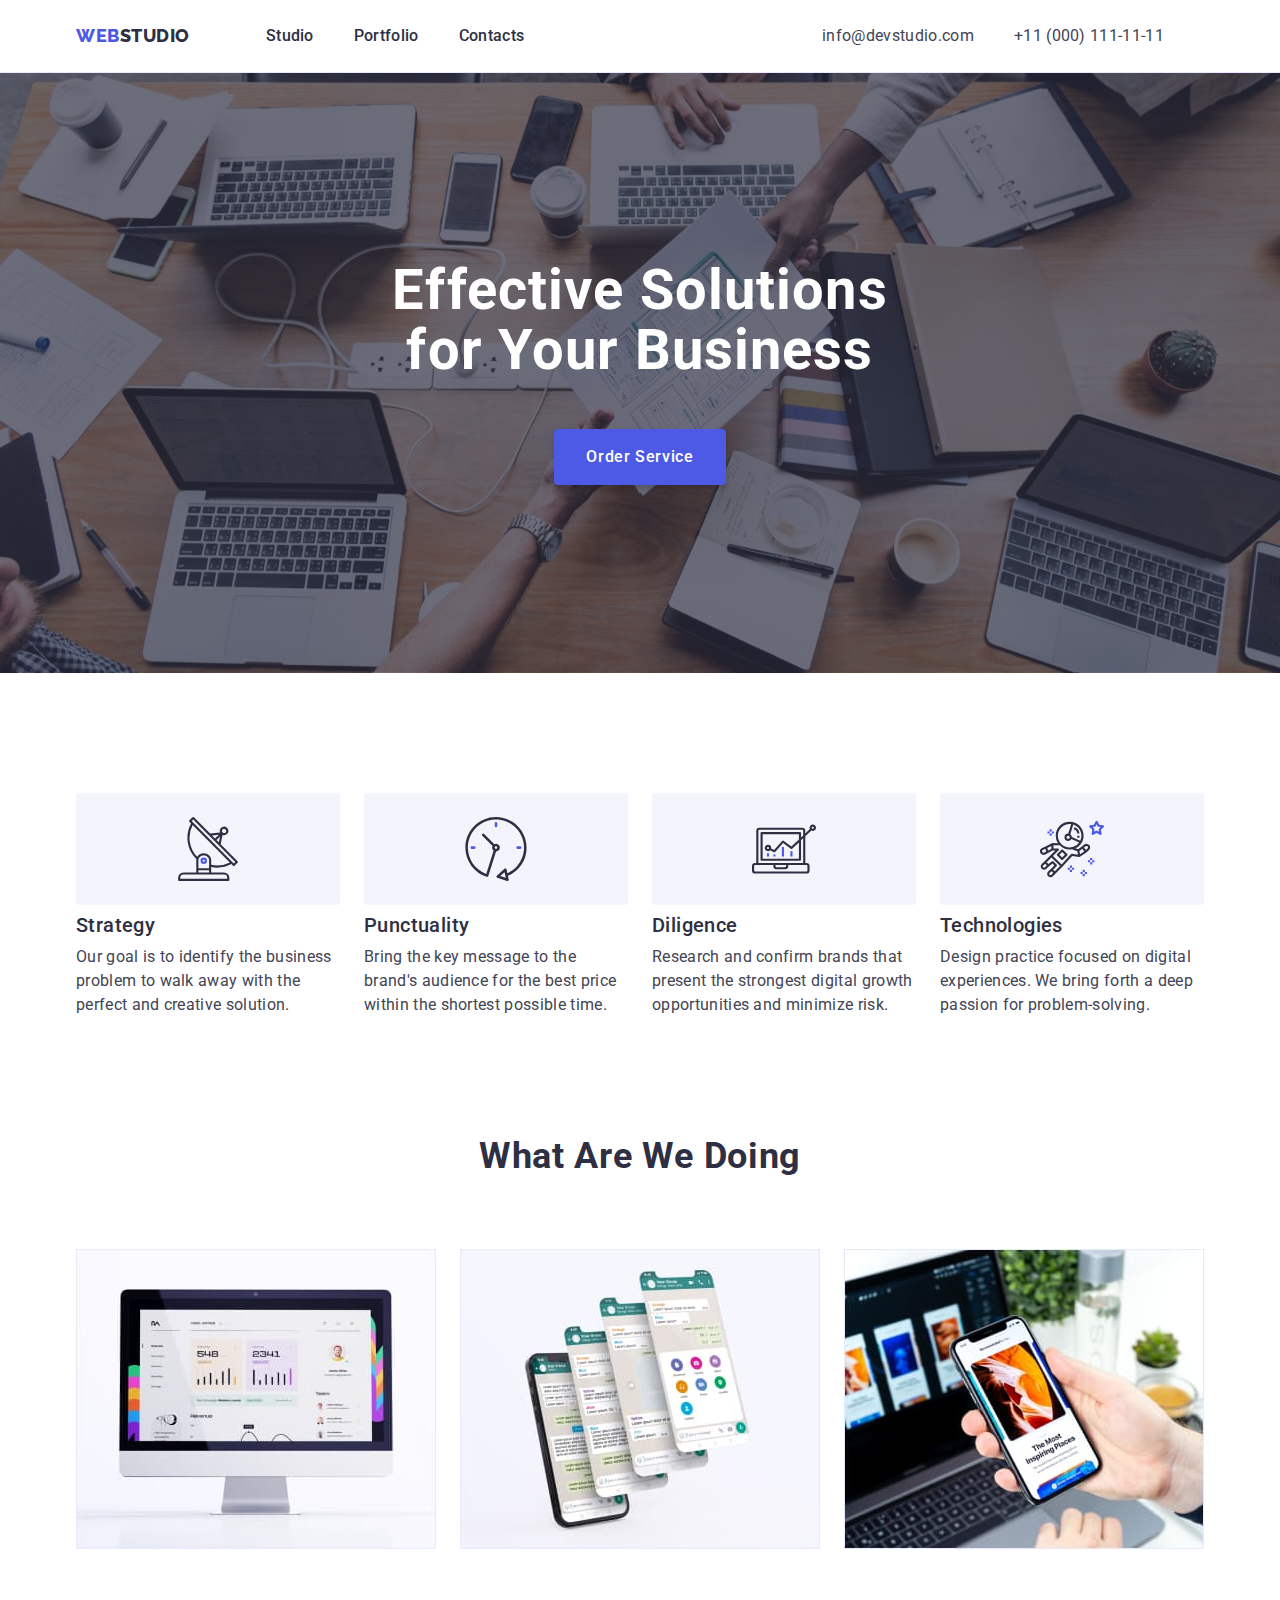
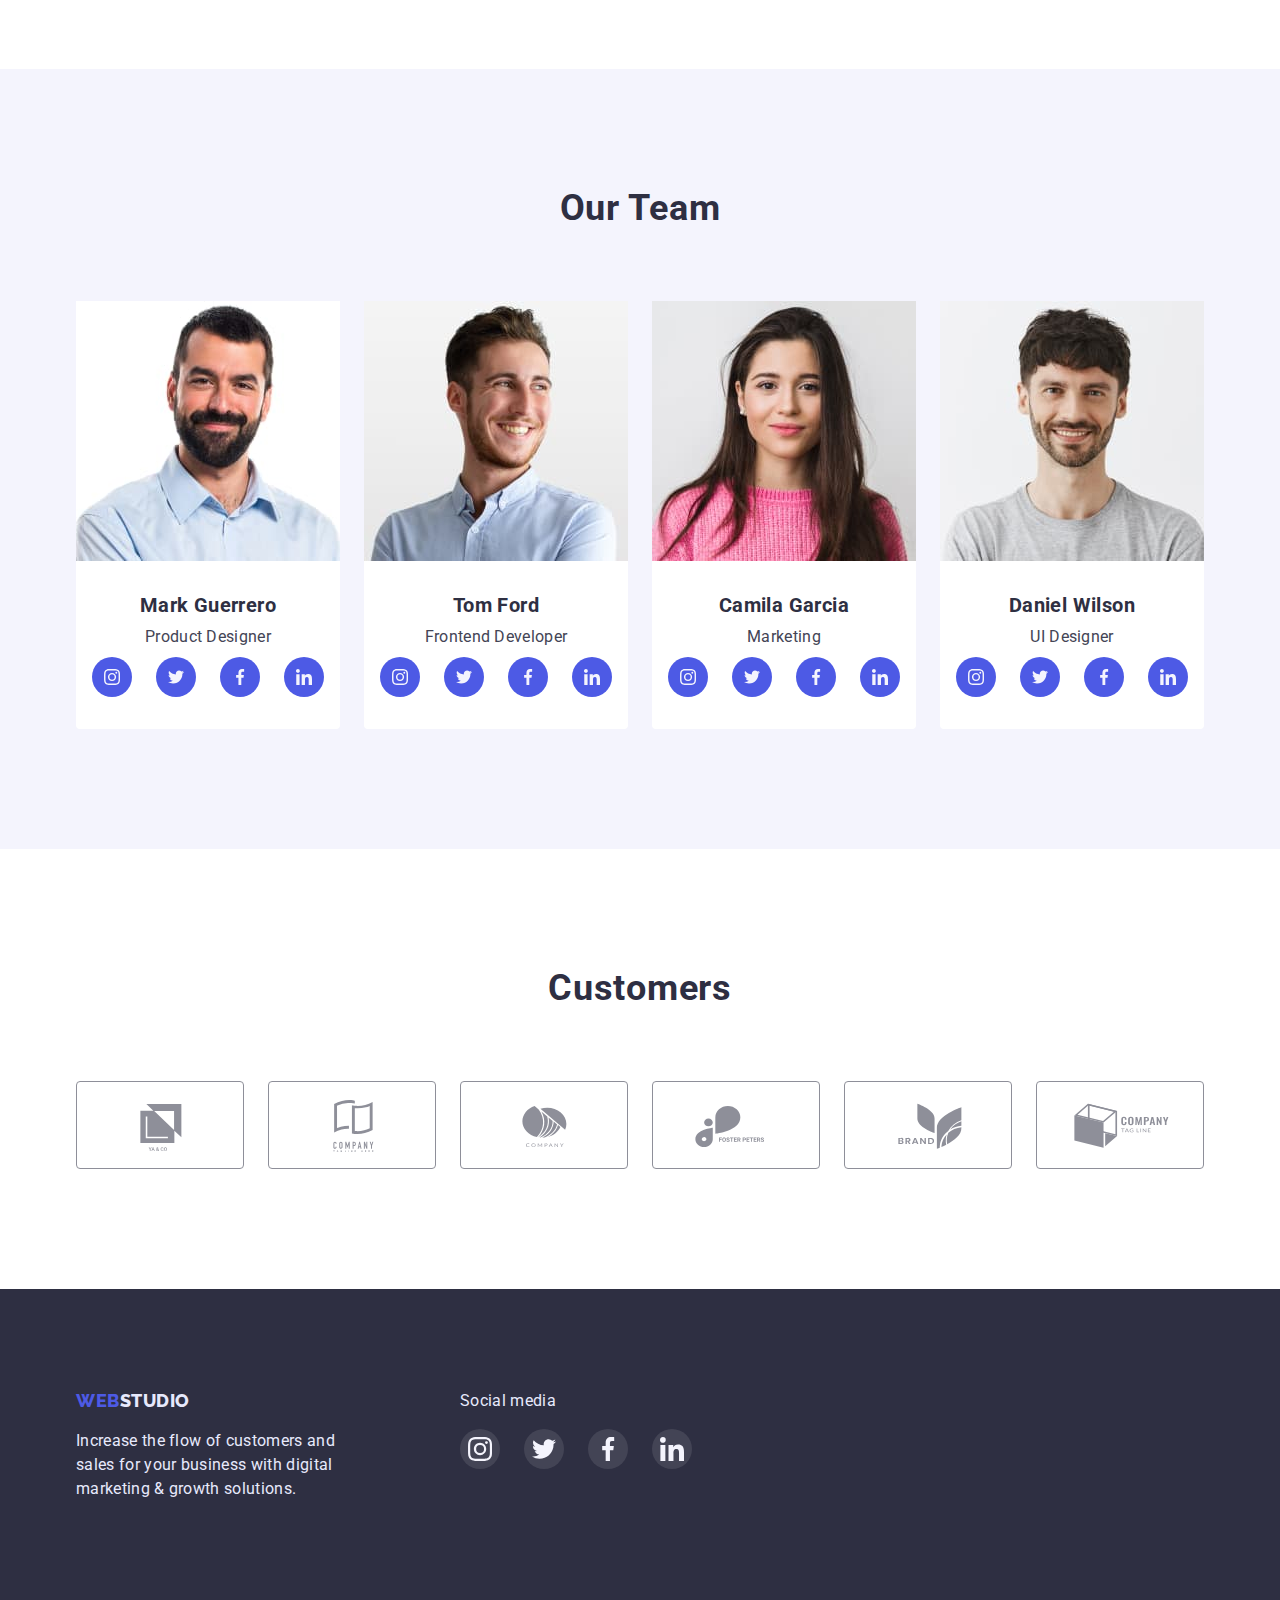
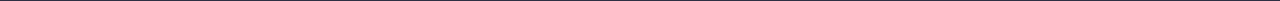
<file: index.html>
<!DOCTYPE html>
<html lang="en">
  <head>
    <meta charset="UTF-8" />
    <meta http-equiv="X-UA-Compatible" content="IE=edge" />
    <meta name="viewport" content="width=device-width, initial-scale=1.0" />
    <title>WebStudio</title>
    <link
      href="
https://cdn.jsdelivr.net/npm/modern-normalize@1.1.0/modern-normalize.min.css
"
      rel="stylesheet"
    />
    <link rel="preconnect" href="https://fonts.googleapis.com" />
    <link rel="preconnect" href="https://fonts.gstatic.com" crossorigin />
    <link
      href="https://fonts.googleapis.com/css2?family=Raleway:wght@800&family=Roboto:wght@400;500;700;900&display=swap"
      rel="stylesheet"
    />
    <link rel="stylesheet" href="./css/styles.css" />
  </head>

  <!-- body -->
  <body>
    <header class="header">
      <div class="container page-header-container">
        <nav class="menu">
          <a class="logo link" href="./index.html"
            >Web<span class="header-logo-studio">Studio</span>
          </a>
          <ul class="list flex-list">
            <li class="menu-item">
              <a class="menu-link link" href="./index.html">Studio</a>
            </li>
            <li class="menu-item">
              <a class="menu-link link" href="./portfolio.html">Portfolio</a>
            </li>
            <li class="menu-item">
              <a class="menu-link link" href="">Contacts</a>
            </li>
          </ul>
        </nav>
        <!-- contacts -->
        <address class="address">
          <ul class="list flex-list">
            <li class="address-list">
              <a class="mail link" href="mailto:info@devstudio.com"
                >info@devstudio.com</a
              >
            </li>
            <li class="address-list">
              <a class="phone-number link" href="tel:+110001111111"
                >+11 (000) 111-11-11</a
              >
            </li>
          </ul>
        </address>
      </div>
    </header>

    <!-- main  -->
    <main>
      <!-- HERO -->
      <section class="section-hero">
        <div class="container hero-container">
          <h1 class="text-hero">Effective Solutions for Your Business</h1>
          <button class="button-main" type="button">Order Service</button>
        </div>
      </section>

      <!-- section2 -->
      <section class="secondary-section">
        <div class="container">
          <h2 hidden>features</h2>

          <ul class="list secondary-flex-list">
            <li class="secondary-section-list">
              <div class="secondary-list-item">
                
                  <svg class="secondary-list-icon" width="64" height="64">
                    <use href="./images/sprite.svg#icon-strategy"></use>
                  </svg>
                
              </div>
              <h3 class="title-description">Strategy</h3>
              <p class="text-description">
                Our goal is to identify the business problem to walk away with
                the perfect and creative solution.
              </p>
            </li>

            <li class="secondary-section-list">
              <div class="secondary-list-item">
                <svg class="secondary-list-icon" width="64" height="64">
                  <use href="./images/sprite.svg#icon-punctuality"></use>
                </svg>
              </div>
              <h3 class="title-description">Punctuality</h3>
              <p class="text-description">
                Bring the key message to the brand's audience for the best price
                within the shortest possible time.
              </p>
            </li>
            <li class="secondary-section-list">
              <div class="secondary-list-item">
                <svg class="secondary-list-icon" width="64" height="64">
                  <use href="./images/sprite.svg#icon-diligence"></use>
                </svg>
              </div>
              <h3 class="title-description">Diligence</h3>
              <p class="text-description">
                Research and confirm brands that present the strongest digital
                growth opportunities and minimize risk.
              </p>
            </li>
            <li class="secondary-section-list">
              <div class="secondary-list-item">
                <svg class="secondary-list-icon" width="64" height="64">
                  <use href="./images/sprite.svg#icon-technologies"></use>
                </svg>
              </div>
              <h3 class="title-description">Technologies</h3>
              <p class="text-description">
                Design practice focused on digital experiences. We bring forth a
                deep passion for problem-solving.
              </p>
            </li>
          </ul>
        </div>
      </section>
      <!-- What are we doing -->
      <section class="works-container">
        <div class="container">
          <h2 class="title-text">What are we doing</h2>
          <ul class="list flex-list section-list works-secondary-flex">
            <li class="works-container-list">
              <img
                src="./images/ourworks/img1.jpg"
                alt="desktop"
                width="360"
                height="300"
              />
            </li>
            <li class="works-container-list">
              <img
                src="./images/ourworks/img2.jpg"
                alt="telefon"
                width="360"
                height="300"
              />
            </li>
            <li class="works-container-list">
              <img
                src="./images/ourworks/img3.jpg"
                alt="Technical"
                width="360"
                height="300"
              />
            </li>
          </ul>
        </div>
      </section>
      <!-- Team -->
      <section class="team-section">
        <div class="container team-container">
          <h2 class="title-text">Our Team</h2>
          <ul class="list flex-list">
            <li class="team-img">
              <img
                src="./images/team/mark-guerrero.jpg"
                alt="Mark Guerrero"
                width="264"
                height="260"
              />
              <div class="team-card-wrapper">
                <h3 class="team-text">Mark Guerrero</h3>
                <p class="team-secondary-text">Product Designer</p>
                <!-- social-list -->
                <ul class="social-list list">
                  <li class="social-list-item">
                    <a class="social-list-link" href="">
                      <svg class="social-list-icon" width="16" height="16">
                        <use href="./images/sprite.svg#icon-instagram"></use>
                      </svg>
                    </a>
                  </li>
                  <li class="social-list-item">
                    <a class="social-list-link" href="">
                      <svg class="social-list-icon" width="16" height="16">
                        <use href="./images/sprite.svg#icon-twitter"></use>
                      </svg>
                    </a>
                  </li>
                  <li class="social-list-item">
                    <a class="social-list-link" href="">
                      <svg class="social-list-icon" width="16" height="16">
                        <use href="./images/sprite.svg#icon-facebook"></use>
                      </svg>
                    </a>
                  </li>
                  <li class="social-list-item">
                    <a class="social-list-link" href="">
                      <svg class="social-list-icon" width="16" height="16">
                        <use href="./images/sprite.svg#icon-linkedin"></use>
                      </svg>
                    </a>
                  </li>
                </ul>
              </div>
            </li>
            <li class="team-img">
              <img
                src="./images/team/tom-ford.jpg"
                alt="tom-ford"
                width="264"
                height="260"
              />
              <div class="team-card-wrapper">
                <h3 class="team-text">Tom Ford</h3>
                <p class="team-secondary-text">Frontend Developer</p>
                <ul class="social-list list">
                  <li class="social-list-item">
                    <a class="social-list-link" href="">
                      <svg class="social-list-icon" width="16" height="16">
                        <use href="./images/sprite.svg#icon-instagram"></use>
                      </svg>
                    </a>
                  </li>
                  <li class="social-list-item">
                    <a class="social-list-link" href="">
                      <svg class="social-list-icon" width="16" height="16">
                        <use href="./images/sprite.svg#icon-twitter"></use>
                      </svg>
                    </a>
                  </li>
                  <li class="social-list-item">
                    <a class="social-list-link" href="">
                      <svg class="social-list-icon" width="16" height="16">
                        <use href="./images/sprite.svg#icon-facebook"></use>
                      </svg>
                    </a>
                  </li>
                  <li class="social-list-item">
                    <a class="social-list-link" href="">
                      <svg class="social-list-icon" width="16" height="16">
                        <use href="./images/sprite.svg#icon-linkedin"></use>
                      </svg>
                    </a>
                  </li>
                </ul>
              </div>
            </li>
            <li class="team-img">
              <img
                src="./images/team/camila-garcia.jpg"
                alt="camila-garcia"
                width="264"
                height="260"
              />
              <div class="team-card-wrapper">
                <h3 class="team-text">Camila Garcia</h3>
                <p class="team-secondary-text">Marketing</p>
                <ul class="social-list list">
                  <li class="social-list-item">
                    <a class="social-list-link" href="">
                      <svg class="social-list-icon" width="16" height="16">
                        <use href="./images/sprite.svg#icon-instagram"></use>
                      </svg>
                    </a>
                  </li>
                  <li class="social-list-item">
                    <a class="social-list-link" href="">
                      <svg class="social-list-icon" width="16" height="16">
                        <use href="./images/sprite.svg#icon-twitter"></use>
                      </svg>
                    </a>
                  </li>
                  <li class="social-list-item">
                    <a class="social-list-link" href="">
                      <svg class="social-list-icon" width="16" height="16">
                        <use href="./images/sprite.svg#icon-facebook"></use>
                      </svg>
                    </a>
                  </li>
                  <li class="social-list-item">
                    <a class="social-list-link" href="">
                      <svg class="social-list-icon" width="16" height="16">
                        <use href="./images/sprite.svg#icon-linkedin"></use>
                      </svg>
                    </a>
                  </li>
                </ul>
              </div>
            </li>
            <li class="team-img">
              <img
                src="./images/team/daniel-wilson.jpg"
                alt="daniel-wilson"
                width="264"
                height="260"
              />
              <div class="team-card-wrapper">
                <h3 class="team-text">Daniel Wilson</h3>
                <p class="team-secondary-text">UI Designer</p>
                <ul class="social-list list">
                  <li class="social-list-item">
                    <a class="social-list-link" href="">
                      <svg class="social-list-icon" width="16" height="16">
                        <use href="./images/sprite.svg#icon-instagram"></use>
                      </svg>
                    </a>
                  </li>
                  <li class="social-list-item">
                    <a class="social-list-link" href="">
                      <svg class="social-list-icon" width="16" height="16">
                        <use href="./images/sprite.svg#icon-twitter"></use>
                      </svg>
                    </a>
                  </li>
                  <li class="social-list-item">
                    <a class="social-list-link" href="">
                      <svg class="social-list-icon" width="16" height="16">
                        <use href="./images/sprite.svg#icon-facebook"></use>
                      </svg>
                    </a>
                  </li>
                  <li class="social-list-item">
                    <a class="social-list-link" href="">
                      <svg class="social-list-icon" width="16" height="16">
                        <use href="./images/sprite.svg#icon-linkedin"></use>
                      </svg>
                    </a>
                  </li>
                </ul>
              </div>
            </li>
          </ul>
        </div>
      </section>
      <!-- Customers -->
      <section class="customers-container">
        <div class="container">
          <h2 class="title-text">Customers</h2>
          <ul class="list customers-list">
            <li class="customers-list-item">
              <a class="customers-list-link" href="">
                <svg class="customers-list-icon" width="104" height="56">
                  <use href="./images/sprite.svg#icon-customers-logo1"></use>
                </svg>
              </a>
            </li>
            <li class="customers-list-item">
              <a class="customers-list-link" href="">
                <svg class="customers-list-icon" width="104" height="56">
                  <use href="./images/sprite.svg#icon-customers-logo-2"></use>
                </svg>
              </a>
            </li>
            <li class="customers-list-item">
              <a class="customers-list-link" href="">
                <svg class="customers-list-icon" width="104" height="56">
                  <use href="./images/sprite.svg#icon-customers-logo-3"></use>
                </svg>
              </a>
            </li>
            <li class="customers-list-item">
              <a class="customers-list-link" href="">
                <svg class="customers-list-icon" width="104" height="56">
                  <use href="./images/sprite.svg#icon-customers-logo-4"></use>
                </svg>
              </a>
            </li>
            <li class="customers-list-item">
              <a class="customers-list-link" href="">
                <svg class="customers-list-icon" width="104" height="56">
                  <use href="./images/sprite.svg#icon-customers-logo-5"></use>
                </svg>
              </a>
            </li>
            <li class="customers-list-item">
              <a class="customers-list-link" href="">
                <svg class="customers-list-icon" width="104" height="56">
                  <use href="./images/sprite.svg#icon-customers-logo-6"></use>
                </svg>
              </a>
            </li>
          </ul>
        </div>
      </section>
    </main>
    <!-- footer -->
    <footer class="footer">
      <div class="container container-media">
        <div class="footer-container">
          <a class="logo link" href="./index.html"
            >Web<span class="footer-logo-studio">Studio</span>
          </a>
          <p class="footer-text-description">
            Increase the flow of customers and sales for your business with
            digital marketing & growth solutions.
          </p>
        </div>

        <div class="social-media-container">
          <p class="social-media-text">Social media</p>
          <ul class="footer-social-list list">
            <li class="footer-social-list-item">
              <a class="footer-social-list-link" href="">
                <svg class="footer-social-list-icon" width="24" height="24">
                  <use href="./images/sprite.svg#icon-instagram-dark"></use>
                </svg>
              </a>
            </li>
            <li class="footer-social-list-item">
              <a class="footer-social-list-link" href="">
                <svg class="footer-social-list-icon" width="24" height="24">
                  <use href="./images/sprite.svg#icon-twitter-dark"></use>
                </svg>
              </a>
            </li>
            <li class="footer-social-list-item">
              <a class="footer-social-list-link" href="">
                <svg class="footer-social-list-icon" width="24" height="24">
                  <use href="./images/sprite.svg#icon-facebook-dark"></use>
                </svg>
              </a>
            </li>
            <li class="footer-social-list-item">
              <a class="footer-social-list-link" href="">
                <svg class="footer-social-list-icon" width="24" height="24">
                  <use href="./images/sprite.svg#icon-linkedin-dark"></use>
                </svg>
              </a>
            </li>
          </ul>
        </div>
      </div>
    </footer>
  </body>
</html>
</file>
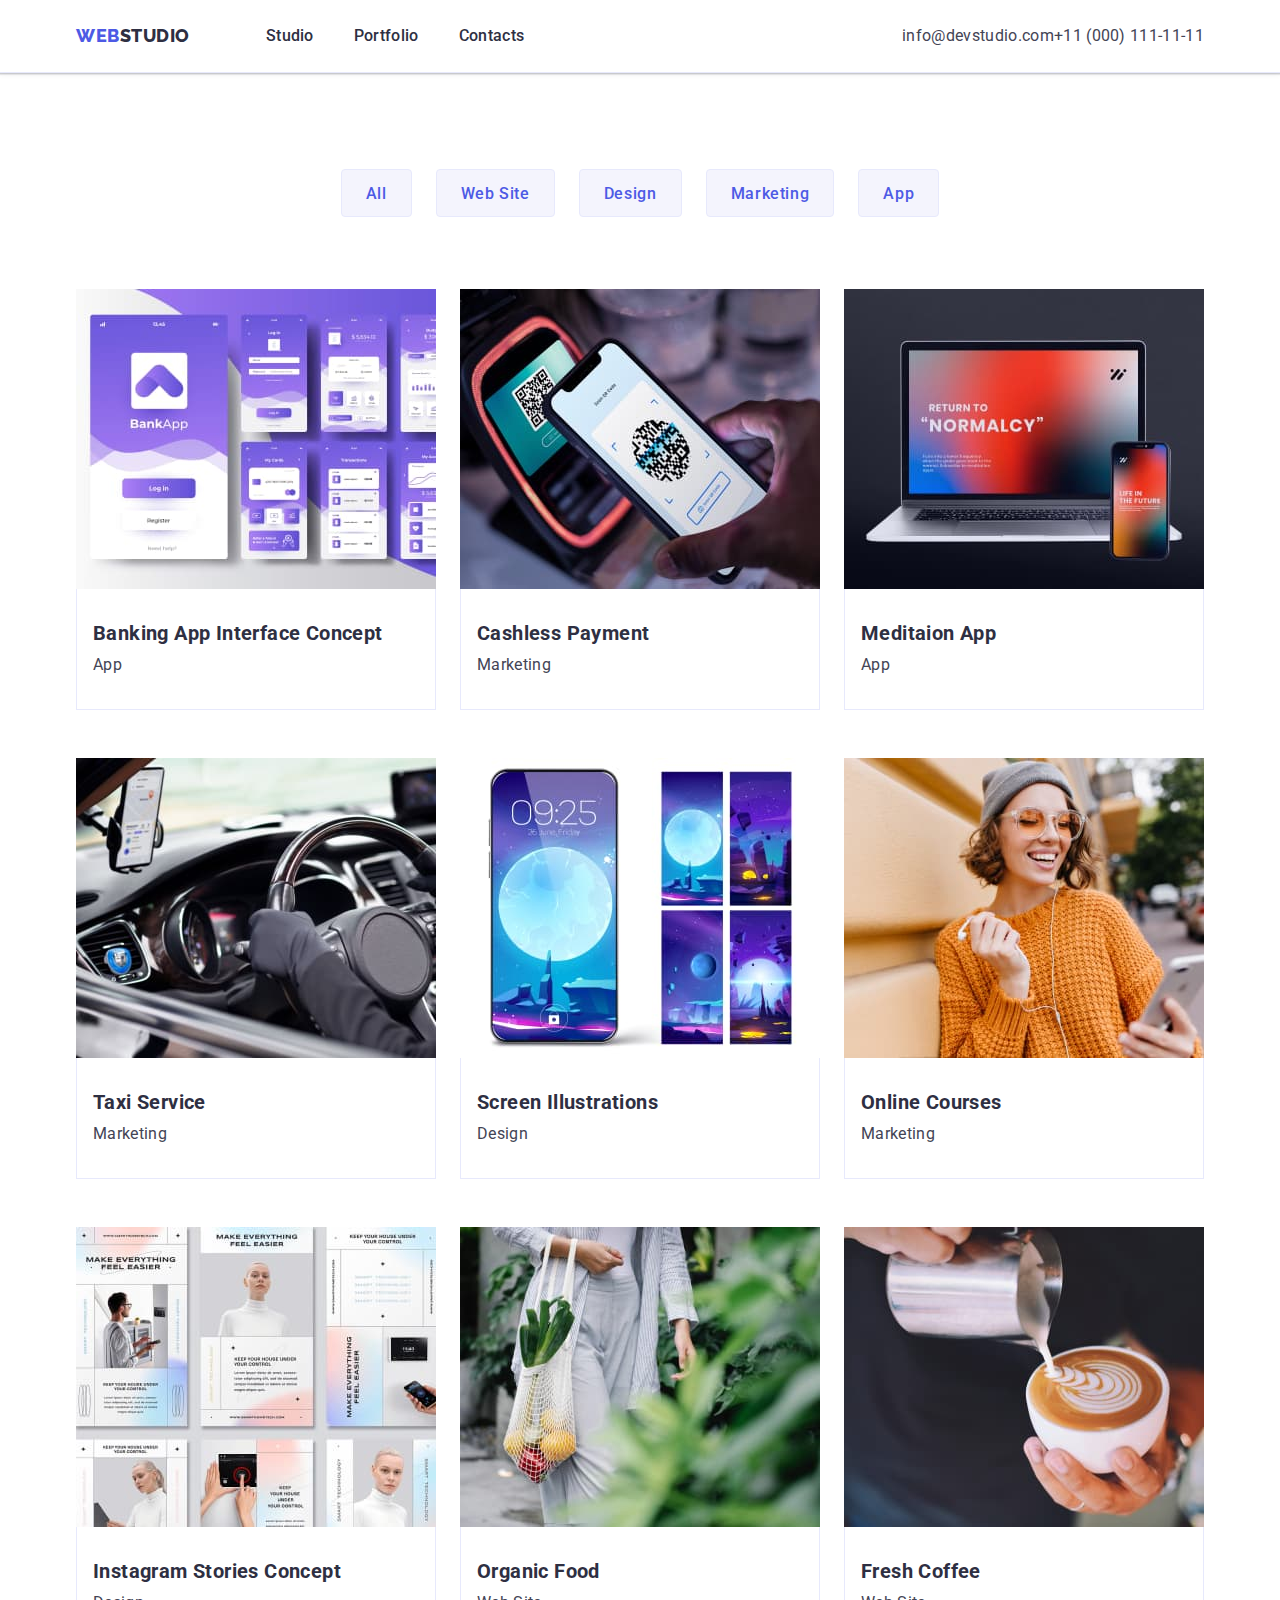
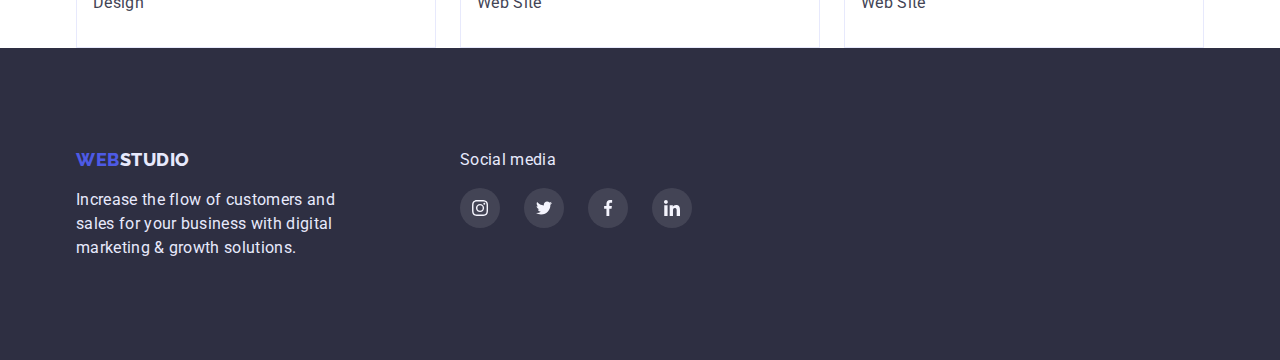
<file: portfolio.html>
<!DOCTYPE html>
<html lang="en">
  <head>
    <meta charset="UTF-8" />
    <meta http-equiv="X-UA-Compatible" content="IE=edge" />
    <meta name="viewport" content="width=device-width, initial-scale=1.0" />
    <title>WebStudio</title>
    <link
      href="
https://cdn.jsdelivr.net/npm/modern-normalize@1.1.0/modern-normalize.min.css
"
      rel="stylesheet"
    />
    <link rel="preconnect" href="https://fonts.googleapis.com" />
    <link rel="preconnect" href="https://fonts.gstatic.com" crossorigin />
    <link
      href="https://fonts.googleapis.com/css2?family=Raleway:wght@400;500;600;700;800;900&family=Roboto:wght@400;500;700;900&display=swap"
      rel="stylesheet"
    />
    <link rel="stylesheet" href="./css/styles.css" />
  </head>

  <!-- body -->
  <body>
    <header class="header">
      <div class="container page-header-container">
        <nav class="menu">
          <a class="logo link" href="./index.html"
            >Web<span class="header-logo-studio">Studio</span>
          </a>
          <ul class="list flex-list">
            <li class="menu-item">
              <a class="menu-link link" href="./index.html">Studio</a>
            </li>
            <li class="menu-item">
              <a class="menu-link link" href="./portfolio.html">Portfolio</a>
            </li>
            <li class="menu-item">
              <a class="menu-link link" href="">Contacts</a>
            </li>
          </ul>
        </nav>
        <!-- contacts -->
        <address class="address">
          <ul class="list flex-list">
            <li>
              <a class="mail link" href="mailto:info@devstudio.com"
                >info@devstudio.com</a
              >
            </li>
            <li>
              <a class="phone-number link" href="tel:+110001111111"
                >+11 (000) 111-11-11</a
              >
            </li>
          </ul>
        </address>
      </div>
    </header>
    <!-- MAIN -->
    <main>
      <section class="portfolio-section">
        <div class="container">
          <h1 hidden>Portfolio</h1>
          <ul class="list flex-list portfolio-buttons-container">
            <li class="list-buttons">
              <button class="portfolio-buttons" type="button">All</button>
            </li>
            <li class="list-buttons">
              <button class="portfolio-buttons" type="button">Web Site</button>
            </li>
            <li class="list-buttons">
              <button class="portfolio-buttons" type="button">Design</button>
            </li>
            <li class="list-buttons">
              <button class="portfolio-buttons" type="button">Marketing</button>
            </li>
            <li class="list-buttons">
              <button class="portfolio-buttons" type="button">App</button>
            </li>
          </ul>

          <!-- Project Card  -->

          <ul class="list flex-list test">
            <li class="project-card-list">
              <a class="project-card-list-shadow" href="">
                <img
                  src="./images/project/banking-app.jpg"
                  alt="Banking App Interface"
                  width="360"
                  height="300"
                />
                <div class="card-border">
                  <h2 class="card-border-text">
                    Banking App Interface Concept
                  </h2>
                  <p class="card-secondary-text">App</p>
                </div>
              </a>
            </li>
            <li class="project-card-list">
              <a class="project-card-list-shadow" href="">
                <img
                  src="./images/project/cashless-payment.jpg"
                  alt="bank terminal"
                  width="360"
                  height="300"
                />
                <div class="card-border">
                  <h2 class="card-border-text">Cashless Payment</h2>
                  <p class="card-secondary-text">Marketing</p>
                </div>
              </a>
            </li>
            <li class="project-card-list">
              <a class="project-card-list-shadow" href="">
                <img
                  src="./images/project/meditaion.jpg"
                  alt="app"
                  width="360"
                  height="300"
                />
                <div class="card-border">
                  <h2 class="card-border-text">Meditaion App</h2>
                  <p class="card-secondary-text">App</p>
                </div>
              </a>
            </li>
            <li class="project-card-list">
              <a class="project-card-list-shadow" href="">
                <img
                  src="./images/project/driver.jpg"
                  alt="the driver"
                  width="360"
                  height="300"
                />
                <div class="card-border">
                  <h2 class="card-border-text">Taxi Service</h2>
                  <p class="card-secondary-text">Marketing</p>
                </div>
              </a>
            </li>
            <li class="project-card-list">
              <a class="project-card-list-shadow" href="">
                <img
                  src="./images/project/cellphone.jpg"
                  alt="Screen Illustrations"
                  width="360"
                  height="300"
                />
                <div class="card-border">
                  <h2 class="card-border-text">Screen Illustrations</h2>
                  <p class="card-secondary-text">Design</p>
                </div>
              </a>
            </li>
            <li class="project-card-list">
              <a class="project-card-list-shadow" href="">
                <img
                  src="./images/project/girl.jpg"
                  alt="happy girl"
                  width="360"
                  height="300"
                />
                <div class="card-border">
                  <h2 class="card-border-text">Online Courses</h2>
                  <p class="card-secondary-text">Marketing</p>
                </div>
              </a>
            </li>
            <li class="project-card-list">
              <a class="project-card-list-shadow" href="">
                <img
                  src="./images/project/instagram.jpg"
                  alt="Instagram content"
                  width="360"
                  height="300"
                />
                <div class="card-border">
                  <h2 class="card-border-text">Instagram Stories Concept</h2>
                  <p class="card-secondary-text">Design</p>
                </div>
              </a>
            </li>
            <li class="project-card-list">
              <a class="project-card-list-shadow" href="">
                <img
                  src="./images/project/food.jpg"
                  alt="a bag of vegetables"
                  width="360"
                  height="300"
                />
                <div class="card-border">
                  <h2 class="card-border-text">Organic Food</h2>
                  <p class="card-secondary-text">Web Site</p>
                </div>
              </a>
            </li>
            <li class="project-card-list">
              <a class="project-card-list-shadow" href=""></a>
              <img
                src="./images/project/coffee.jpg"
                alt="coffee"
                width="360"
                height="300"
              />
              <div class="card-border">
                <h3 class="card-border-text">Fresh Coffee</h3>
                <p class="card-secondary-text">Web Site</p>
              </div>
            </li>
          </ul>
        </div>
      </section>
    </main>
    <!-- footer -->
    <footer class="footer">
      <div class="container container-media">
        <div class="footer-container">
          <a class="logo link" href="./index.html"
            >Web<span class="footer-logo-studio">Studio</span>
          </a>
          <p class="footer-text-description">
            Increase the flow of customers and sales for your business with
            digital marketing & growth solutions.
          </p>
        </div>

        <div class="social-media-container">
          <p class="social-media-text">Social media</p>
          <ul class="footer-social-list list">
            <li class="footer-social-list-item">
              <a class="footer-social-list-link" href="">
                <svg class="footer-social-list-icon" width="16" height="16">
                  <use href="./images/sprite.svg#icon-instagram-dark"></use>
                </svg>
              </a>
            </li>
            <li class="footer-social-list-item">
              <a class="footer-social-list-link" href="">
                <svg class="footer-social-list-icon" width="16" height="16">
                  <use href="./images/sprite.svg#icon-twitter-dark"></use>
                </svg>
              </a>
            </li>
            <li class="footer-social-list-item">
              <a class="footer-social-list-link" href="">
                <svg class="footer-social-list-icon" width="16" height="16">
                  <use href="./images/sprite.svg#icon-facebook-dark"></use>
                </svg>
              </a>
            </li>
            <li class="footer-social-list-item">
              <a class="footer-social-list-link" href="">
                <svg class="footer-social-list-icon" width="16" height="16">
                  <use href="./images/sprite.svg#icon-linkedin-dark"></use>
                </svg>
              </a>
            </li>
          </ul>
        </div>
      </div>
    </footer>
  </body>
</html>
</file>
<file: css/styles.css>
/* крапка у списку */
.list {
  list-style: none;
}
/* підкреслення */
.link {
  text-decoration: none;
}
:root {
  --main-background-color: #ffffff;
  --footer-beckground-color: #2e2f42;
  --team-section-color: #f4f4fd;
  --hover-focus-color: #404bbf;
  --title-color: #2e2f42;
  --text-color: #434455;
  --text-footer-color: #e7e9fc;
  --blue-text-color: #4d5ae5;
}
h1,
h2,
h3,
p {
  margin-top: 0;
  margin-bottom: 0;
}
ul,
ol {
  margin-top: 0;
  margin-bottom: 0;
  padding-left: 0;
}
img {
  display: block;
}
button {
  cursor: pointer;
}
.container {
  width: 1158px;
  margin-left: auto;
  margin-right: auto;
  padding-left: 15px;
  padding-right: 15px;
}
.page-header-container {
  display: flex;
  align-items: center;
}
body {
  font-family: "Roboto", sans-serif;
  font-size: 16px;
  background-color: var(--main-background-color);
}

.menu-link {
  font-weight: 500;
  line-height: 1.5;
  letter-spacing: 0.02em;
  color: var(--title-color);
}
.menu-link:hover,
.menu-link:focus {
  color: var(--hover-focus-color);
}

/* ===============LOGO============== */
.logo {
  font-family: "Raleway";

  font-weight: 800;
  font-size: 18px;
  line-height: 1.33;

  align-items: center;
  letter-spacing: 0.03em;
  text-transform: uppercase;
  color: var(--blue-text-color);
  margin-right: 76px;
}

.header-logo-studio {
  color: var(--title-color);
}

.header {
  border-bottom: 1px solid #e7e9fc;
  box-shadow: 0px 2px 1px rgba(46, 47, 66, 0.08),
    0px 1px 1px rgba(46, 47, 66, 0.16), 0px 1px 6px rgba(46, 47, 66, 0.08);
}
/* ===============/LOGO/============== */
.menu {
  display: flex;
  align-items: center;
}
.flex-list {
  display: flex;
  align-items: center;
}
.menu-item:not(:last-child) {
  margin-right: 40px;
}
/* ==========Contacts========= */
.address {
  font-style: normal;
  margin-left: auto;
}
.header {
  padding-top: 24px;
  padding-bottom: 24px;
}
.phone-number {
  line-height: 1.5;
  letter-spacing: 0.02em;
  color: var(--text-color);
}
.phone-number:hover,
.phone-number:focus {
  color: var(--hover-focus-color);
}

.mail {
  line-height: 1.5;
  letter-spacing: 0.02em;
  color: var(--text-color);
}

.mail:hover,
.mail:focus {
  color: var(--hover-focus-color);
}
.address-list {
  margin-right: 40px;
}
/* ==========/Contacts/========= */

/* ---------------HERO--------------- */
.section-hero {
  background: var(--title-color);
  padding-top: 188px;
  padding-bottom: 188px;
  background-image: linear-gradient(
      rgba(46, 47, 66, 0.7),
      rgba(46, 47, 66, 0.7)
    ),
    url("../images/hero.jpg");
  background-size: cover;
  margin-left: auto;
  margin-right: auto;
  background-position: center;
  background-repeat: no-repeat;
  max-width: 1440px;
}
.text-hero {
  font-weight: 700;
  font-size: 56px;
  line-height: 1.07;
  letter-spacing: 0.02em;
  color: var(--main-background-color);
  margin-right: auto;
  margin-left: auto;
  width: 496px;
  margin-bottom: 48px;
  text-align: center;
}

.button-main {
  font-weight: 500;
  line-height: 1.5;
  display: flex;
  letter-spacing: 0.04em;
  font-family: inherit;

  color: var(--main-background-color);
  background: var(--blue-text-color);
  box-shadow: 0px 4px 4px rgba(0, 0, 0, 0.15);
  border-radius: 4px;
  padding-top: 16px;
  padding-bottom: 16px;
  padding-left: 32px;
  padding-right: 32px;
  border: none;
  margin-left: auto;
  margin-right: auto;
}
.button-main:hover,
.button-main:focus {
  background: var(--hover-focus-color);
  box-shadow: 0px 4px 4px rgba(0, 0, 0, 0.15);
  border-radius: 4px;
}

/* ------------------/HERO/------------ */
/* ==================Section2========== */
.secondary-flex-list {
  display: flex;
  align-items: center;
}
.secondary-section {
  padding-top: 120px;
  padding-bottom: 120px;
}
.title-description {
  font-weight: 500;
  font-size: 20px;
  line-height: 1.2;
  letter-spacing: 0.02em;
  color: var(--title-color);
  margin-bottom: 8px;
  margin-top: 8px;
}
.text-description {
  font-weight: 400;
  line-height: 1.5;
  letter-spacing: 0.02em;
  color: var(--text-color);
}
.secondary-section-list:not(:last-child) {
  margin-right: 24px;
}
.secondary-section-list {
  width: 264px;
}

.secondary-list-item {
  width: 264px;
  height: 112px;
  background-color: #f4f4fd;
  border-radius: 4px;
  display: flex;
  justify-content: center;
  align-items: center;
}
/* ==================/Section2/======== */
/* ============What are we doing======= */
.works-container {
  padding-bottom: 120px;
}

.title-text {
  font-size: 36px;
  line-height: 1.11;
  letter-spacing: 0.02em;
  text-transform: capitalize;
  color: var(--title-color);
  text-transform: capitalize;
  margin-bottom: 72px;
  text-align: center;
}
.works-container-list {
  width: 360px;
}
.works-container-list:not(:last-child) {
  margin-right: 24px;
}

/* ===========/What are we doing/====== */

/* ==============Team============ */

.team-section {
  background-color: var(--team-section-color);
  padding-top: 120px;
  padding-bottom: 120px;
}
.team-img {
  background-color: var(--main-background-color);
  width: 264px;
  border-radius: 0px 0px 4px 4px;
}
.team-img:not(:last-child) {
  margin-right: 24px;
}
.team-text {
  font-size: 20px;
  line-height: 1.2;
  letter-spacing: 0.02em;
  color: var(--title-color);
  margin-left: auto;
  margin-right: auto;
  text-align: center;
  margin-bottom: 8px;
}
.team-secondary-text {
  line-height: 1.5;
  letter-spacing: 0.02em;
  color: var(--text-color);
  text-align: center;
  margin-left: auto;
  margin-right: auto;
}
.team-card-wrapper {
  padding-top: 32px;
  padding-bottom: 32px;
  padding-left: 16px;
  padding-right: 16px;
}
/* <!-- social-list --> */
.social-list-link {
  display: flex;
  justify-content: center;
  align-items: center;
  width: 40px;
  height: 40px;
  border-radius: 50%;
  background-color: #4d5ae5;
}
.social-list-link:hover,
.social-list-link:focus {
  background-color: #404bbf;
}
.social-list {
  display: flex;
  justify-content: center;
  gap: 24px;
  margin-top: 8px;
}
.social-list-icon {
  fill: #f4f4fd;
}

/* <!-- //social-list// --> */
/* ==============/Team/============ */
/* ==============Customers========= */
.customers-container {
  padding-bottom: 120px;
  padding-top: 120px;
}
.customers-list {
  display: flex;
  justify-content: center;
  gap: 24px;
}
.customers-list-item {
  width: calc((100% - 24px) / 6);
  height: 88px;
}

.customers-list-link {
  display: flex;
  justify-content: center;
  align-items: center;
  width: 100%;
  height: 100%;
  background: #ffffff;
  border: 1px solid #8e8f99;
  fill: currentColor;
  color: #8e8f99;
  border-radius: 4px;
}
.customers-list-link:hover,
.customers-list-link:focus {
  border: 1px solid #404bbf;
  fill: #404bbf;
}

/* ============//Customers//========= */
/* ============footer============= */
.footer-logo-studio {
  font-family: "Raleway";
  font-style: normal;
  font-weight: 800;
  font-size: 18px;
  line-height: 1.33;
  letter-spacing: 0.03em;
  text-transform: uppercase;
  color: var(--text-footer-color);
}
.footer-text-description {
  font-weight: 400;
  line-height: 1.5;
  letter-spacing: 0.02em;
  color: var(--text-footer-color);
  width: 264px;
  margin-top: 16px;
}
.footer {
  background-color: var(--footer-beckground-color);
  padding-top: 100px;
  padding-bottom: 100px;
}
.footer-flex {
  margin-right: 0;
}

.footer-social-list-link {
  display: flex;
  box-sizing: border-box;
  justify-content: center;
  align-items: center;
  width: 40px;
  height: 40px;
  border-radius: 50%;
  background: rgba(255, 255, 255, 0.1);
}
.footer-social-list-link:hover,
.footer-social-list-link:focus {
  background-color: #31d0aa;
}
.footer-social-list {
  display: flex;
  justify-content: center;
  gap: 24px;
  margin-top: 16px;
}
.footer-container {
  width: 264px;
}
.footer-social-list-icon {
  fill: #f4f4fd;
}
.social-media-text {
  line-height: 1.5;
  letter-spacing: 0.02em;
  color: var(--text-footer-color);
  font-weight: normal;
}
.social-media-container {
  margin-left: 120px;
}
.footer-social-container {
  display: flex;
}
.container-media {
  display: flex;
}
/* ============/footer/============= */

/* ========== PORTFOLIO===+++====== */
/* ===========portfolio-buttons===== */
.portfolio-section {
  padding-top: 96px;
}
.portfolio-buttons {
  color: var(--blue-text-color);
  font-weight: 500;
  padding: 12px 24px;
  height: 48px;
  background: var(--team-section-color);
  border: 1px solid var(--text-footer-color);
  border-radius: 4px;
  line-height: 24px;
  text-align: center;
  letter-spacing: 0.04em;
  color: #4d5ae5;
}

.portfolio-buttons:hover,
.portfolio-buttons:focus {
  color: var(--main-background-color);
  background: var(--hover-focus-color);
  box-shadow: 0px 3px 1px rgba(0, 0, 0, 0.1), 0px 2px 1px rgba(0, 0, 0, 0.08),
    0px 2px 2px rgba(0, 0, 0, 0.12);
  border-color: transparent;
}
.portfolio-buttons-container {
  justify-content: center;
  margin-bottom: 72px;
}
.list-buttons:not(:last-child) {
  margin-right: 24px;
}

/* ===========//portfolio-buttons//===== */
/* ============Project Card============ */

.project-card-list {
  width: 360px;
}

.card-border {
  border: 1px solid #e7e9fc;
  border-top: none;
  padding: 32px 16px;
}
.project-card-list-shadow {
  display: block;
  cursor: pointer;
  text-decoration: none;
}
.project-card-list-shadow:hover,
.project-card-list-shadow:focus {
  box-shadow: 0px 1px 6px rgba(46, 47, 66, 0.08),
    0px 1px 1px rgba(46, 47, 66, 0.16), 0px 2px 1px rgba(46, 47, 66, 0.08);
}
.card-border-text {
  font-size: 20px;
  line-height: 1.2;
  letter-spacing: 0.02em;
  color: var(--title-color);
  margin-bottom: 8px;
}
.card-secondary-text {
  line-height: 1.5;
  letter-spacing: 0.02em;
  color: var(--text-color);
}

/* ============/Project Card/============ */
/* ==========//PORTFOLIO//============ */
.test {
  display: flex;
  flex-wrap: wrap;
  justify-content: center;
  gap: 48px 24px;
}
</file>
